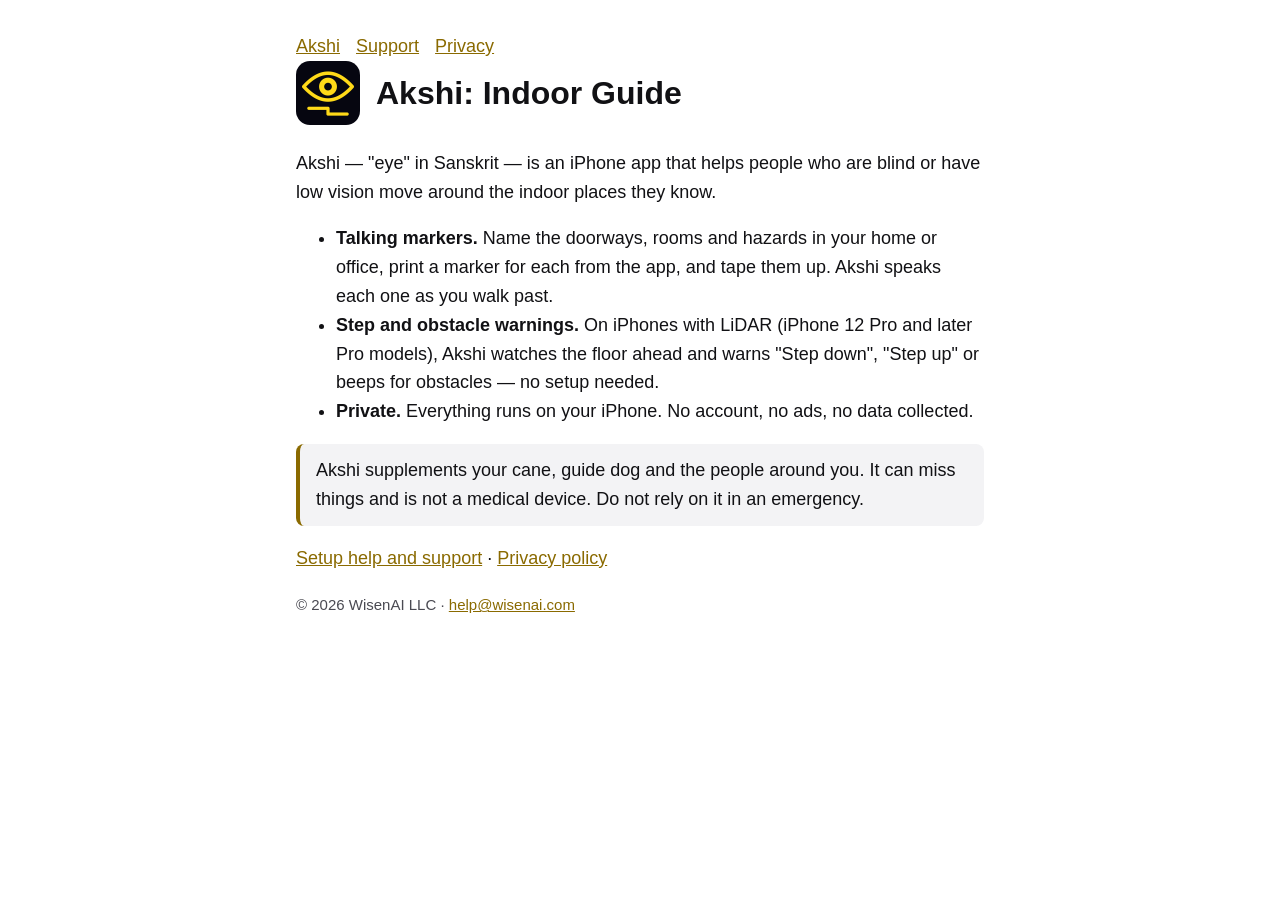
<file: index.html>
<!doctype html><html lang="en"><head><meta charset="utf-8"><meta name="viewport" content="width=device-width,initial-scale=1"><link rel="stylesheet" href="style.css"><title>Akshi — Indoor Guide</title></head><body><main>
<nav aria-label="Site"><a href="index.html">Akshi</a><a href="support.html">Support</a><a href="privacy.html">Privacy</a></nav>
<header><img src="icon.png" alt=""><h1>Akshi: Indoor Guide</h1></header>
<p>Akshi — "eye" in Sanskrit — is an iPhone app that helps people who are blind or have low vision move around the indoor places they know.</p>
<ul>
<li><strong>Talking markers.</strong> Name the doorways, rooms and hazards in your home or office, print a marker for each from the app, and tape them up. Akshi speaks each one as you walk past.</li>
<li><strong>Step and obstacle warnings.</strong> On iPhones with LiDAR (iPhone 12 Pro and later Pro models), Akshi watches the floor ahead and warns "Step down", "Step up" or beeps for obstacles — no setup needed.</li>
<li><strong>Private.</strong> Everything runs on your iPhone. No account, no ads, no data collected.</li>
</ul>
<p class="note">Akshi supplements your cane, guide dog and the people around you. It can miss things and is not a medical device. Do not rely on it in an emergency.</p>
<p><a href="support.html">Setup help and support</a> · <a href="privacy.html">Privacy policy</a></p>
<footer><small>© 2026 WisenAI LLC · <a href="mailto:help@wisenai.com">help@wisenai.com</a></small></footer>
</main></body></html>
</file>
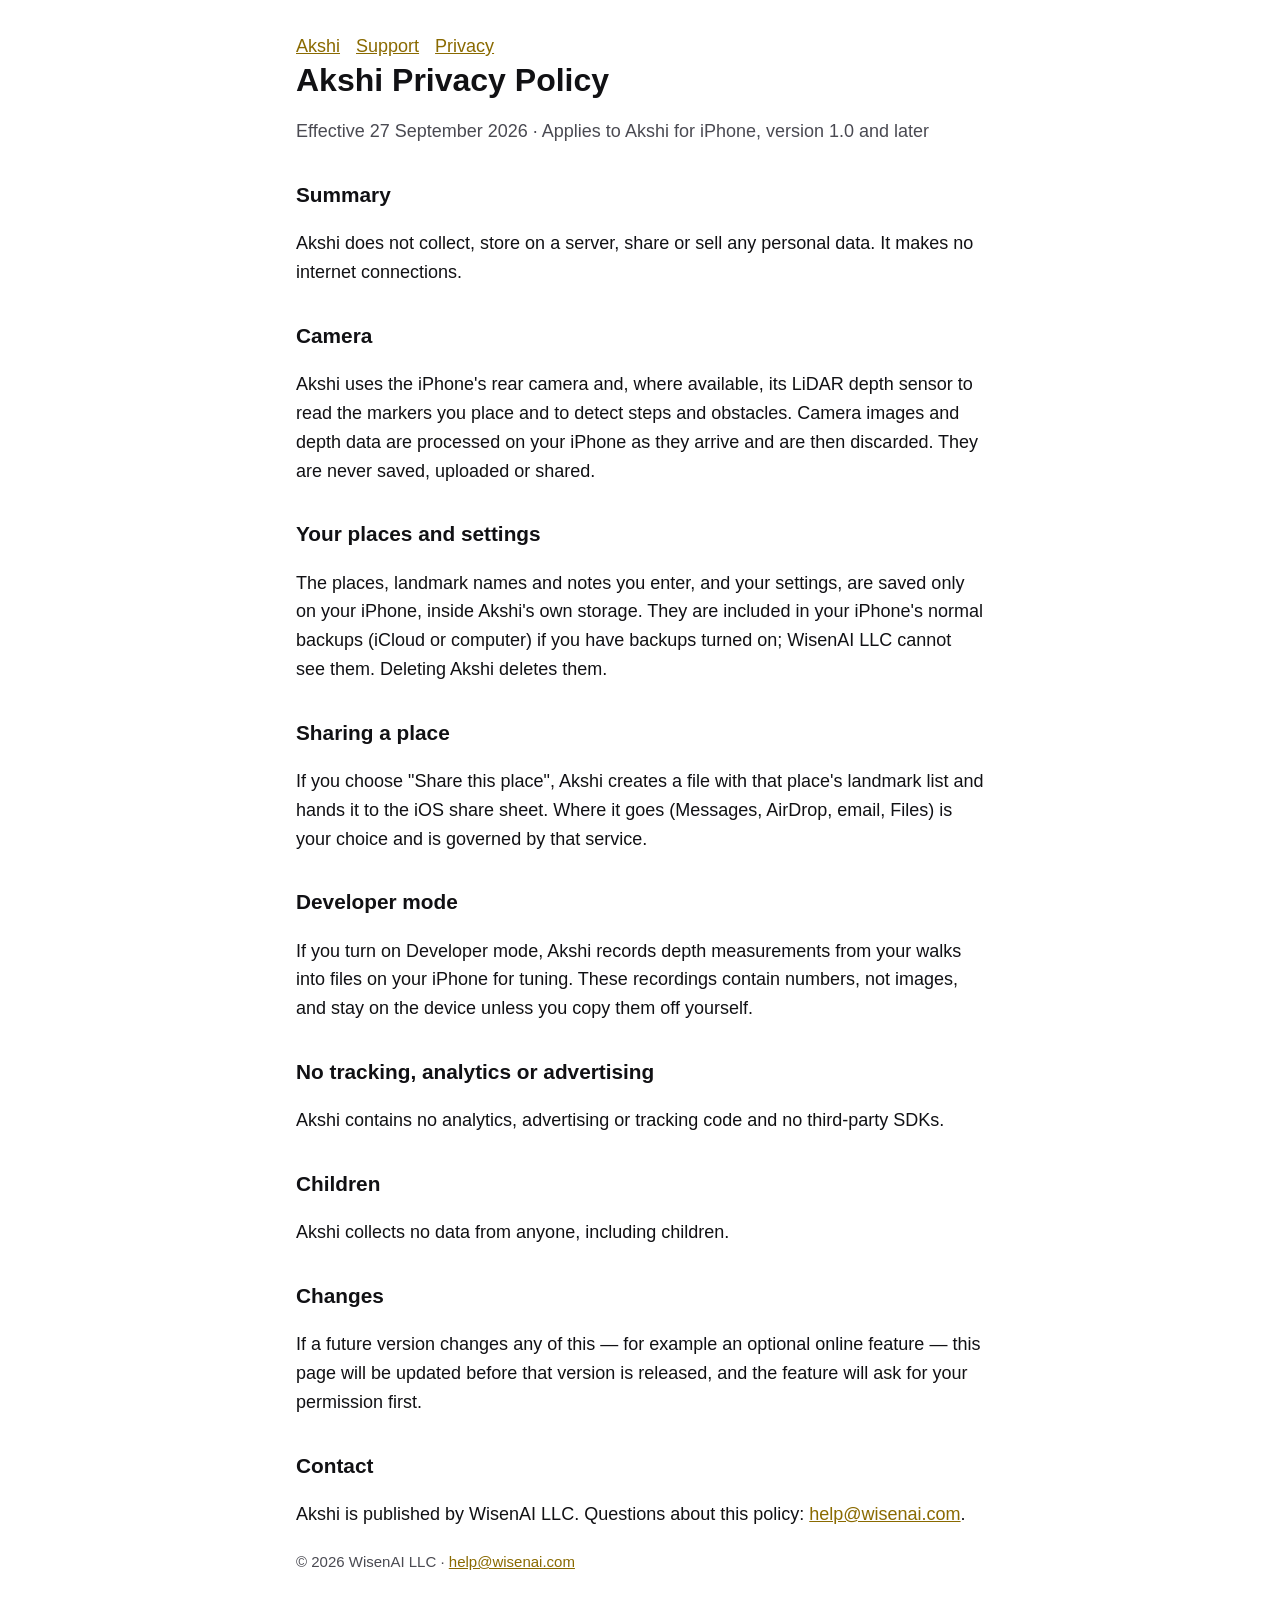
<file: privacy.html>
<!doctype html><html lang="en"><head><meta charset="utf-8"><meta name="viewport" content="width=device-width,initial-scale=1"><link rel="stylesheet" href="style.css"><title>Akshi Privacy Policy</title></head><body><main>
<nav aria-label="Site"><a href="index.html">Akshi</a><a href="support.html">Support</a><a href="privacy.html">Privacy</a></nav>
<h1>Akshi Privacy Policy</h1>
<p class="muted">Effective 27 September 2026 · Applies to Akshi for iPhone, version 1.0 and later</p>
<h2>Summary</h2>
<p>Akshi does not collect, store on a server, share or sell any personal data. It makes no internet connections.</p>
<h2>Camera</h2>
<p>Akshi uses the iPhone's rear camera and, where available, its LiDAR depth sensor to read the markers you place and to detect steps and obstacles. Camera images and depth data are processed on your iPhone as they arrive and are then discarded. They are never saved, uploaded or shared.</p>
<h2>Your places and settings</h2>
<p>The places, landmark names and notes you enter, and your settings, are saved only on your iPhone, inside Akshi's own storage. They are included in your iPhone's normal backups (iCloud or computer) if you have backups turned on; WisenAI LLC cannot see them. Deleting Akshi deletes them.</p>
<h2>Sharing a place</h2>
<p>If you choose "Share this place", Akshi creates a file with that place's landmark list and hands it to the iOS share sheet. Where it goes (Messages, AirDrop, email, Files) is your choice and is governed by that service.</p>
<h2>Developer mode</h2>
<p>If you turn on Developer mode, Akshi records depth measurements from your walks into files on your iPhone for tuning. These recordings contain numbers, not images, and stay on the device unless you copy them off yourself.</p>
<h2>No tracking, analytics or advertising</h2>
<p>Akshi contains no analytics, advertising or tracking code and no third-party SDKs.</p>
<h2>Children</h2>
<p>Akshi collects no data from anyone, including children.</p>
<h2>Changes</h2>
<p>If a future version changes any of this — for example an optional online feature — this page will be updated before that version is released, and the feature will ask for your permission first.</p>
<h2>Contact</h2>
<p>Akshi is published by WisenAI LLC. Questions about this policy: <a href="mailto:help@wisenai.com">help@wisenai.com</a>.</p>
<footer><small>© 2026 WisenAI LLC · <a href="mailto:help@wisenai.com">help@wisenai.com</a></small></footer>
</main></body></html>
</file>
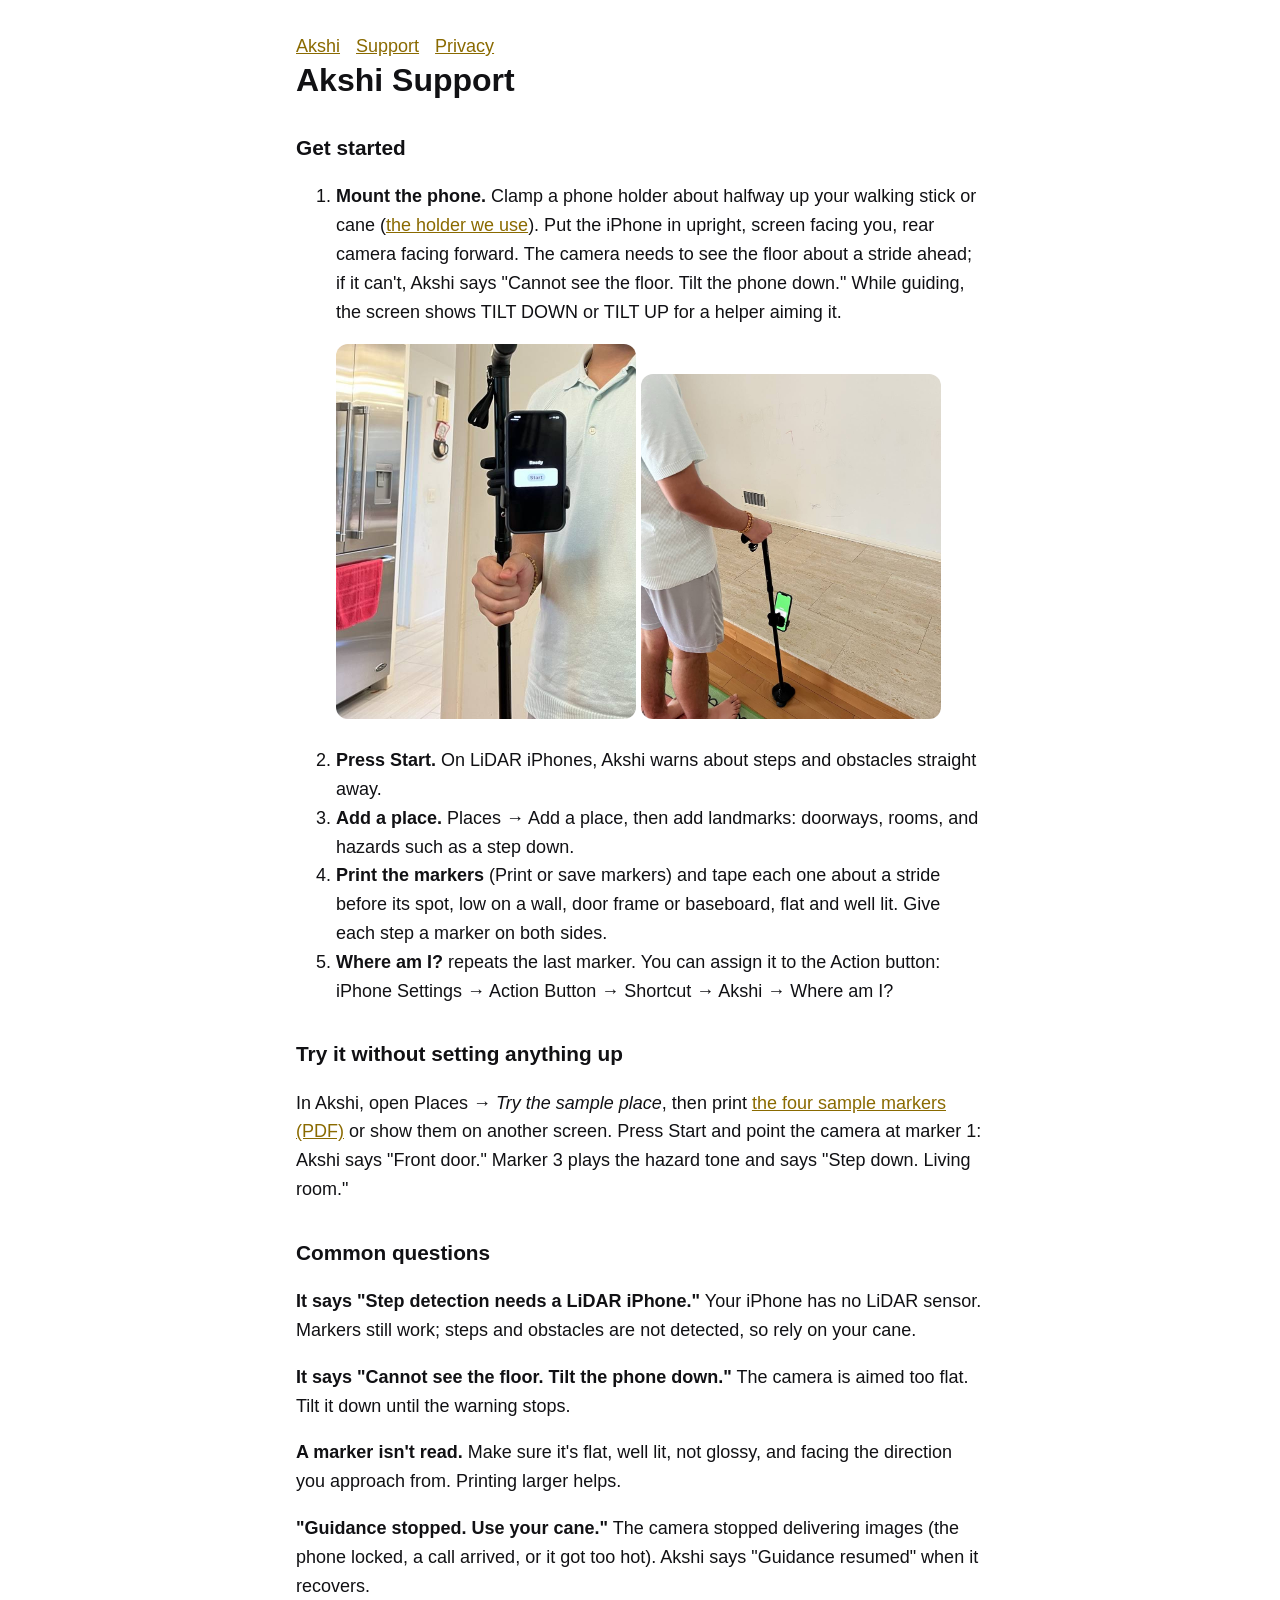
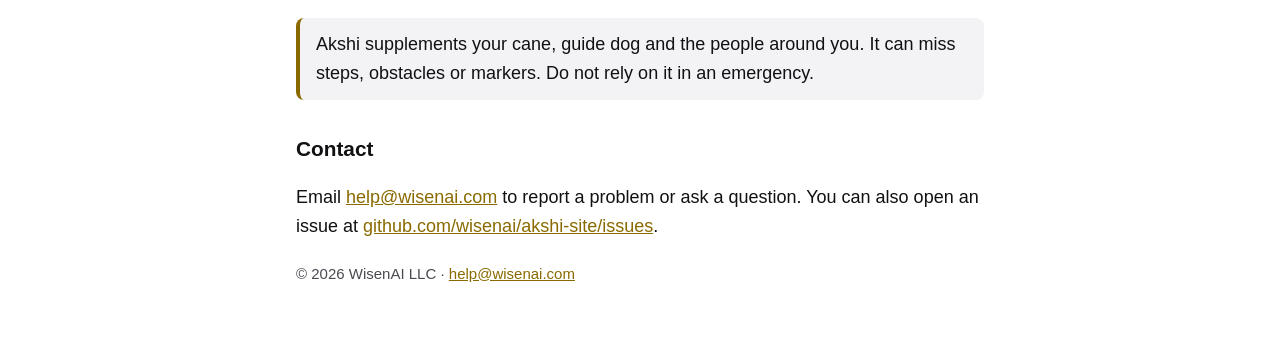
<file: support.html>
<!doctype html><html lang="en"><head><meta charset="utf-8"><meta name="viewport" content="width=device-width,initial-scale=1"><link rel="stylesheet" href="style.css"><title>Akshi Support</title></head><body><main>
<nav aria-label="Site"><a href="index.html">Akshi</a><a href="support.html">Support</a><a href="privacy.html">Privacy</a></nav>
<h1>Akshi Support</h1>
<h2>Get started</h2>
<ol>
<li><strong>Mount the phone.</strong> Clamp a phone holder about halfway up your walking stick or cane (<a href="https://www.amazon.com/clp/B0DK332BPS">the holder we use</a>). Put the iPhone in upright, screen facing you, rear camera facing forward. The camera needs to see the floor about a stride ahead; if it can't, Akshi says "Cannot see the floor. Tilt the phone down." While guiding, the screen shows TILT DOWN or TILT UP for a helper aiming it.
<p><img src="app-ready-screen-on-stick.jpg" width="300" style="max-width:48%;border-radius:12px" alt="An iPhone held upright in a phone clamp about halfway up a black walking stick, screen facing the person holding the stick.">
<img src="rig-at-step-edge.jpg" width="300" style="max-width:48%;border-radius:12px" alt="A person standing at the edge of a step down, the walking stick leaning slightly forward with the phone clamped to it, rear camera facing the floor ahead."></p></li>
<li><strong>Press Start.</strong> On LiDAR iPhones, Akshi warns about steps and obstacles straight away.</li>
<li><strong>Add a place.</strong> Places → Add a place, then add landmarks: doorways, rooms, and hazards such as a step down.</li>
<li><strong>Print the markers</strong> (Print or save markers) and tape each one about a stride before its spot, low on a wall, door frame or baseboard, flat and well lit. Give each step a marker on both sides.</li>
<li><strong>Where am I?</strong> repeats the last marker. You can assign it to the Action button: iPhone Settings → Action Button → Shortcut → Akshi → Where am I?</li>
</ol>
<h2>Try it without setting anything up</h2>
<p>In Akshi, open Places → <em>Try the sample place</em>, then print <a href="akshi-sample-markers.pdf">the four sample markers (PDF)</a> or show them on another screen. Press Start and point the camera at marker 1: Akshi says "Front door." Marker 3 plays the hazard tone and says "Step down. Living room."</p>
<h2>Common questions</h2>
<p><strong>It says "Step detection needs a LiDAR iPhone."</strong> Your iPhone has no LiDAR sensor. Markers still work; steps and obstacles are not detected, so rely on your cane.</p>
<p><strong>It says "Cannot see the floor. Tilt the phone down."</strong> The camera is aimed too flat. Tilt it down until the warning stops.</p>
<p><strong>A marker isn't read.</strong> Make sure it's flat, well lit, not glossy, and facing the direction you approach from. Printing larger helps.</p>
<p><strong>"Guidance stopped. Use your cane."</strong> The camera stopped delivering images (the phone locked, a call arrived, or it got too hot). Akshi says "Guidance resumed" when it recovers.</p>
<p class="note">Akshi supplements your cane, guide dog and the people around you. It can miss steps, obstacles or markers. Do not rely on it in an emergency.</p>
<h2>Contact</h2>
<p>Email <a href="mailto:help@wisenai.com">help@wisenai.com</a> to report a problem or ask a question. You can also open an issue at <a href="https://github.com/wisenai/akshi-site/issues">github.com/wisenai/akshi-site/issues</a>.</p>
<footer><small>© 2026 WisenAI LLC · <a href="mailto:help@wisenai.com">help@wisenai.com</a></small></footer>
</main></body></html>
</file>
<file: style.css>
:root { --bg:#0d0d12; --fg:#f4f4f5; --muted:#b4b4bb; --accent:#ffd21a; --card:#1a1a22; }
@media (prefers-color-scheme: light) { :root { --bg:#ffffff; --fg:#111114; --muted:#4a4a52; --accent:#8a6a00; --card:#f3f3f5; } }
* { box-sizing:border-box; }
body { margin:0; background:var(--bg); color:var(--fg); font:18px/1.6 -apple-system, BlinkMacSystemFont, "Segoe UI", sans-serif; }
main { max-width:720px; margin:0 auto; padding:32px 16px 64px; }
header { display:flex; gap:16px; align-items:center; margin-bottom:24px; }
header img { width:64px; height:64px; border-radius:14px; }
h1 { font-size:2rem; margin:0; line-height:1.2; }
h2 { font-size:1.3rem; margin-top:2rem; }
a { color:var(--accent); }
.note { background:var(--card); border-left:4px solid var(--accent); padding:12px 16px; border-radius:8px; }
nav a { margin-right:16px; }
small, .muted { color:var(--muted); }
</file>
